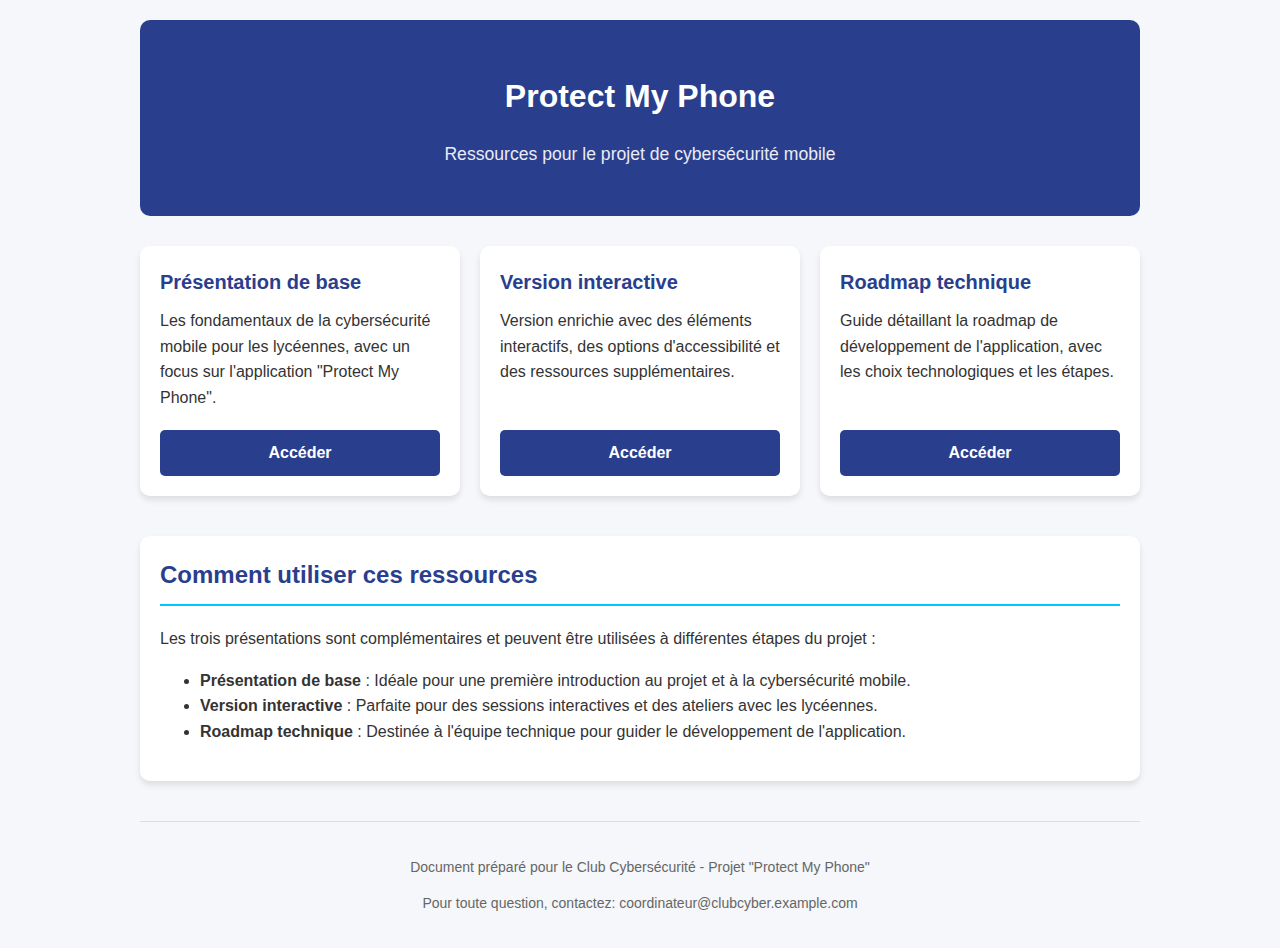
<file: index.html>
<!DOCTYPE html>
<html lang="fr">
<head>
    <meta charset="UTF-8">
    <meta name="viewport" content="width=device-width, initial-scale=1.0">
    <title>Protect My Phone - Ressources</title>
    <style>
        body {
            font-family: 'Segoe UI', Arial, sans-serif;
            line-height: 1.6;
            color: #333;
            max-width: 1000px;
            margin: 0 auto;
            padding: 20px;
            background-color: #f5f7fa;
        }
        
        header {
            text-align: center;
            margin-bottom: 30px;
            background-color: #2a3e8e;
            color: white;
            padding: 30px;
            border-radius: 10px;
        }
        
        h1 {
            margin-bottom: 10px;
        }
        
        .subtitle {
            opacity: 0.9;
            font-size: 1.1em;
        }
        
        .presentations {
            display: grid;
            grid-template-columns: repeat(auto-fit, minmax(300px, 1fr));
            gap: 20px;
            margin-bottom: 40px;
        }
        
        .presentation-card {
            background-color: white;
            border-radius: 10px;
            padding: 20px;
            box-shadow: 0 4px 6px rgba(0, 0, 0, 0.1);
            transition: transform 0.3s ease, box-shadow 0.3s ease;
            display: flex;
            flex-direction: column;
        }
        
        .presentation-card:hover {
            transform: translateY(-5px);
            box-shadow: 0 10px 20px rgba(0, 0, 0, 0.1);
        }
        
        .presentation-title {
            font-size: 20px;
            font-weight: bold;
            color: #2a3e8e;
            margin-bottom: 10px;
        }
        
        .presentation-description {
            margin-bottom: 20px;
            flex-grow: 1;
        }
        
        .presentation-link {
            display: inline-block;
            background-color: #2a3e8e;
            color: white;
            text-decoration: none;
            padding: 10px 20px;
            border-radius: 5px;
            font-weight: bold;
            text-align: center;
            transition: background-color 0.3s ease;
        }
        
        .presentation-link:hover {
            background-color: #3a54b4;
        }
        
        .more-info {
            background-color: white;
            border-radius: 10px;
            padding: 20px;
            box-shadow: 0 4px 6px rgba(0, 0, 0, 0.1);
            margin-bottom: 30px;
        }
        
        h2 {
            color: #2a3e8e;
            border-bottom: 2px solid #00c6ff;
            padding-bottom: 10px;
            margin-top: 0;
        }
        
        footer {
            text-align: center;
            margin-top: 40px;
            font-size: 14px;
            color: #666;
            border-top: 1px solid #ddd;
            padding-top: 20px;
        }
    </style>
</head>
<body>
    <header>
        <h1>Protect My Phone</h1>
        <p class="subtitle">Ressources pour le projet de cybersécurité mobile</p>
    </header>
    
    <div class="presentations">
        <div class="presentation-card">
            <div class="presentation-title">Présentation de base</div>
            <div class="presentation-description">
                Les fondamentaux de la cybersécurité mobile pour les lycéennes, avec un focus sur l'application "Protect My Phone".
            </div>
            <!-- Mise à jour du lien -->
            <a href="protect_my_phone_presentation/cyber_presentation/index.html" class="presentation-link">Accéder</a>
        </div>
        
        <div class="presentation-card">
            <div class="presentation-title">Version interactive</div>
            <div class="presentation-description">
                Version enrichie avec des éléments interactifs, des options d'accessibilité et des ressources supplémentaires.
            </div>
            <!-- Mise à jour du lien -->
            <a href="protect_my_phone_presentation_enhanced/cyber_presentation_enhanced/index.html" class="presentation-link">Accéder</a>
        </div>
        
        <div class="presentation-card">
            <div class="presentation-title">Roadmap technique</div>
            <div class="presentation-description">
                Guide détaillant la roadmap de développement de l'application, avec les choix technologiques et les étapes.
            </div>
            <!-- Mise à jour du lien -->
            <a href="roadmap_files/roadmap_app_cybersecurite.html" class="presentation-link">Accéder</a>
        </div>
    </div>
    
    <div class="more-info">
        <h2>Comment utiliser ces ressources</h2>
        <p>
            Les trois présentations sont complémentaires et peuvent être utilisées à différentes étapes du projet :
        </p>
        <ul>
            <li><strong>Présentation de base</strong> : Idéale pour une première introduction au projet et à la cybersécurité mobile.</li>
            <li><strong>Version interactive</strong> : Parfaite pour des sessions interactives et des ateliers avec les lycéennes.</li>
            <li><strong>Roadmap technique</strong> : Destinée à l'équipe technique pour guider le développement de l'application.</li>
        </ul>
    </div>
    
    <footer>
        <p>Document préparé pour le Club Cybersécurité - Projet "Protect My Phone"</p>
        <p>Pour toute question, contactez: coordinateur@clubcyber.example.com</p>
    </footer>
</body>
</html>
</file>
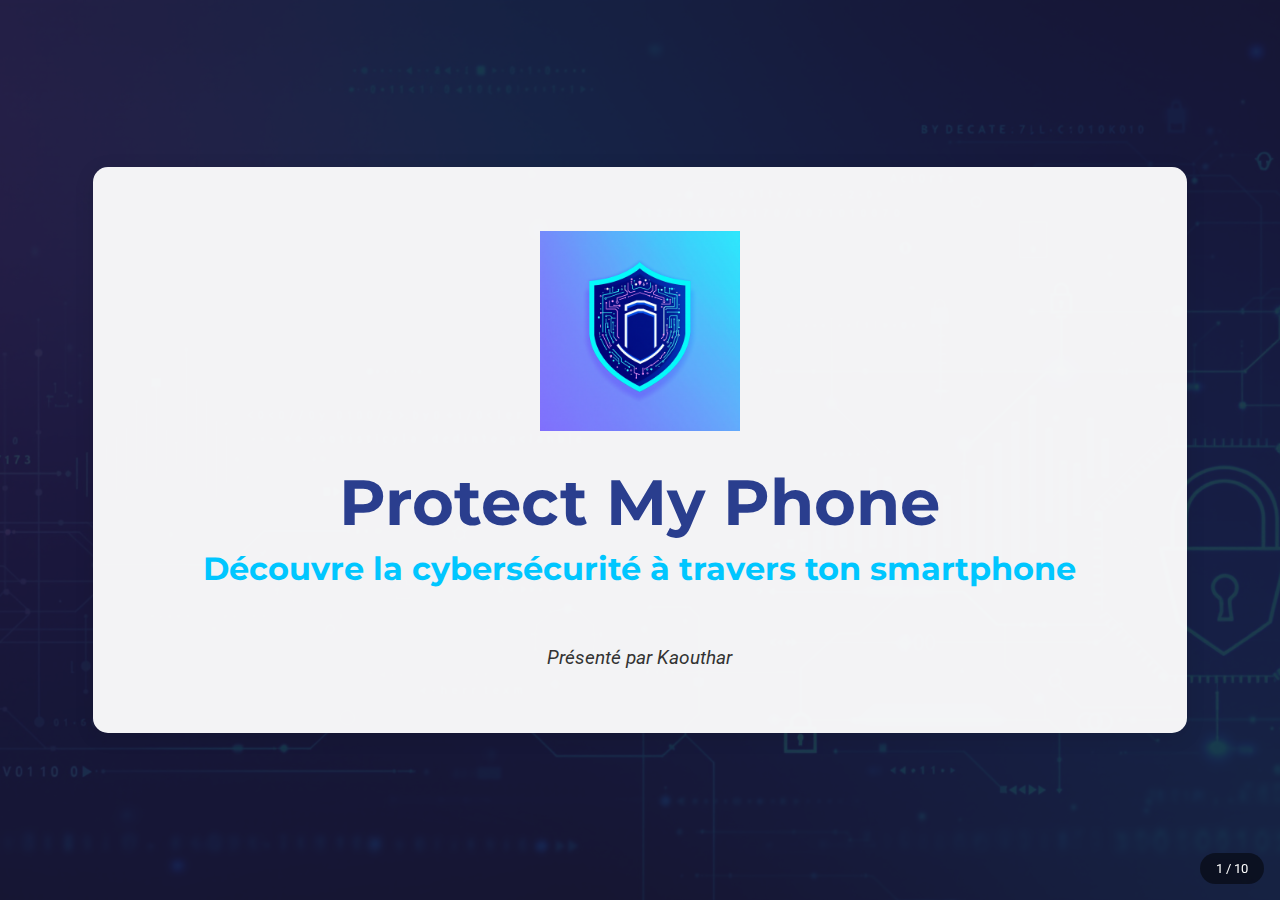
<file: protect_my_phone_presentation/cyber_presentation/index.html>
<!DOCTYPE html>
<html lang="fr">
<head>
    <meta charset="UTF-8">
    <meta name="viewport" content="width=device-width, initial-scale=1.0">
    <title>Protect My Phone - Présentation Cybersécurité</title>
    <link rel="stylesheet" href="styles.css">
</head>
<body>
    <div class="presentation">
        <!-- Slide 1: Title -->
        <section class="slide title-slide">
            <div class="content">
                <div class="logo-container">
                    <img src="images/cyber_shield_logo.png" alt="Logo Protect My Phone" class="logo">
                </div>
                <h1>Protect My Phone</h1>
                <h2>Découvre la cybersécurité à travers ton smartphone</h2>
                <div class="author">Présenté par Kaouthar</div>
            </div>
        </section>

        <!-- Slide 2: Introduction -->
        <section class="slide">
            <div class="content">
                <h2>Introduction</h2>
                <div class="text-content">
                    <p>Pourquoi la cybersécurité est-elle importante pour les lycéennes ?</p>
                    <ul>
                        <li>Les jeunes femmes sont souvent ciblées par des cyberattaques spécifiques</li>
                        <li>92% des lycéens possèdent un smartphone et l'utilisent quotidiennement</li>
                        <li>Les données personnelles sont particulièrement vulnérables sur les appareils mobiles</li>
                        <li>Sensibiliser tôt permet de développer de bonnes pratiques numériques pour l'avenir</li>
                    </ul>
                </div>
            </div>
        </section>

        <!-- Slide 3: Objectifs de l'application -->
        <section class="slide">
            <div class="content">
                <h2>Objectifs de l'application</h2>
                <div class="text-content objectives">
                    <div class="objective">
                        <h3>Sensibiliser</h3>
                        <p>Informer sur les risques numériques</p>
                    </div>
                    <div class="objective">
                        <h3>Analyser</h3>
                        <p>Examiner les vulnérabilités du smartphone</p>
                    </div>
                    <div class="objective">
                        <h3>Détecter</h3>
                        <p>Identifier les menaces potentielles</p>
                    </div>
                    <div class="objective">
                        <h3>Apprendre</h3>
                        <p>Acquérir les bonnes pratiques de sécurité</p>
                    </div>
                    <div class="objective">
                        <h3>Alerter</h3>
                        <p>Prévenir en cas de comportement suspect</p>
                    </div>
                </div>
            </div>
        </section>

        <!-- Slide 4: Fonctionnalités clés -->
        <section class="slide">
            <div class="content">
                <h2>Fonctionnalités clés</h2>
                <div class="features">
                    <div class="feature">
                        <h3>Mode anonyme ou connecté</h3>
                        <p>Utilisation sans création de compte ou avec profil personnalisé</p>
                    </div>
                    <div class="feature">
                        <h3>Analyse des applications</h3>
                        <p>Vérification des permissions demandées par les applications installées</p>
                    </div>
                    <div class="feature">
                        <h3>Vérification des liens</h3>
                        <p>Détection des URL malveillantes avant d'y accéder</p>
                    </div>
                    <div class="feature">
                        <h3>Guide de sécurité</h3>
                        <p>Tutoriels interactifs sur les bonnes pratiques</p>
                    </div>
                    <div class="feature">
                        <h3>Mode parent avec alertes</h3>
                        <p>Notifications en cas de comportement à risque</p>
                    </div>
                </div>
            </div>
        </section>

        <!-- Slide 5: Risques numériques courants -->
        <section class="slide">
            <div class="content">
                <h2>Risques numériques courants</h2>
                <div class="risks">
                    <div class="risk">
                        <h3>Phishing via SMS ou applications</h3>
                        <p>Messages frauduleux imitant des services légitimes pour voler des informations personnelles</p>
                    </div>
                    <div class="risk">
                        <h3>Applications malveillantes</h3>
                        <p>Logiciels accédant illégitimement à la caméra, au micro ou aux données personnelles</p>
                    </div>
                    <div class="risk">
                        <h3>Vol d'identité</h3>
                        <p>Usurpation de profils sur les réseaux sociaux ou services en ligne</p>
                    </div>
                    <div class="risk">
                        <h3>Exploitation des données personnelles</h3>
                        <p>Collecte et revente d'informations privées à des fins commerciales ou malveillantes</p>
                    </div>
                </div>
            </div>
        </section>

        <!-- Slide 6: Bonnes pratiques -->
        <section class="slide">
            <div class="content">
                <h2>Bonnes pratiques pour se protéger</h2>
                <div class="practices">
                    <div class="practice">
                        <h3>Vérifier les paramètres de sécurité</h3>
                        <p>Contrôler régulièrement les autorisations accordées aux applications</p>
                    </div>
                    <div class="practice">
                        <h3>Mettre à jour régulièrement</h3>
                        <p>Installer les mises à jour du système et des applications dès qu'elles sont disponibles</p>
                    </div>
                    <div class="practice">
                        <h3>Utiliser un gestionnaire de mots de passe</h3>
                        <p>Sécuriser ses comptes avec des mots de passe uniques et complexes</p>
                    </div>
                    <div class="practice">
                        <h3>Activer l'authentification à deux facteurs</h3>
                        <p>Ajouter une couche de sécurité supplémentaire pour l'accès aux comptes</p>
                    </div>
                </div>
            </div>
        </section>

        <!-- Slide 7: Scénarios pratiques -->
        <section class="slide">
            <div class="content">
                <h2>Scénarios pratiques</h2>
                <div class="scenarios">
                    <div class="scenario">
                        <h3>Scénario 1: SMS suspect</h3>
                        <p>L'application détecte un message frauduleux imitant un service bancaire et alerte l'utilisatrice</p>
                    </div>
                    <div class="scenario">
                        <h3>Scénario 2: Application intrusive</h3>
                        <p>Lors de l'installation d'une nouvelle application, l'outil identifie des permissions excessives et recommande des alternatives plus sûres</p>
                    </div>
                    <div class="scenario">
                        <h3>Scénario 3: Connexion non sécurisée</h3>
                        <p>L'application détecte une connexion Wi-Fi non sécurisée et guide l'utilisatrice vers des options plus sûres</p>
                    </div>
                </div>
            </div>
        </section>

        <!-- Slide 8: Plan d'action -->
        <section class="slide">
            <div class="content">
                <h2>Plan d'action pour le développement</h2>
                <div class="timeline">
                    <div class="phase">
                        <h3>Phase 1</h3>
                        <p>Création de la maquette interactive</p>
                    </div>
                    <div class="phase">
                        <h3>Phase 2</h3>
                        <p>Rédaction du guide de cybersécurité</p>
                    </div>
                    <div class="phase">
                        <h3>Phase 3</h3>
                        <p>Simulation des alertes de sécurité</p>
                    </div>
                    <div class="phase">
                        <h3>Phase 4</h3>
                        <p>Tests utilisateurs avec des lycéennes</p>
                    </div>
                    <div class="phase">
                        <h3>Phase 5</h3>
                        <p>Présentation finale et déploiement</p>
                    </div>
                </div>
            </div>
        </section>

        <!-- Slide 9: Conclusion -->
        <section class="slide">
            <div class="content">
                <h2>Conclusion</h2>
                <div class="conclusion">
                    <h3>La cybersécurité est accessible à toutes !</h3>
                    <p>Protect My Phone vise à démystifier la cybersécurité et à rendre son apprentissage ludique et pertinent pour les lycéennes.</p>
                    <p>Notre objectif : créer une génération de jeunes femmes conscientes des enjeux numériques et capables de se protéger efficacement.</p>
                    <p>Ensemble, construisons un espace numérique plus sûr et plus inclusif !</p>
                </div>
            </div>
        </section>

        <!-- Slide 10: Merci -->
        <section class="slide thank-you">
            <div class="content">
                <h2>Merci de votre attention</h2>
                <p>Des questions ?</p>
                <div class="logo-container small">
                    <img src="images/cyber_shield_logo.png" alt="Logo Protect My Phone" class="logo">
                </div>
            </div>
        </section>
    </div>

    <script src="script.js"></script>
</body>
</html>
</file>
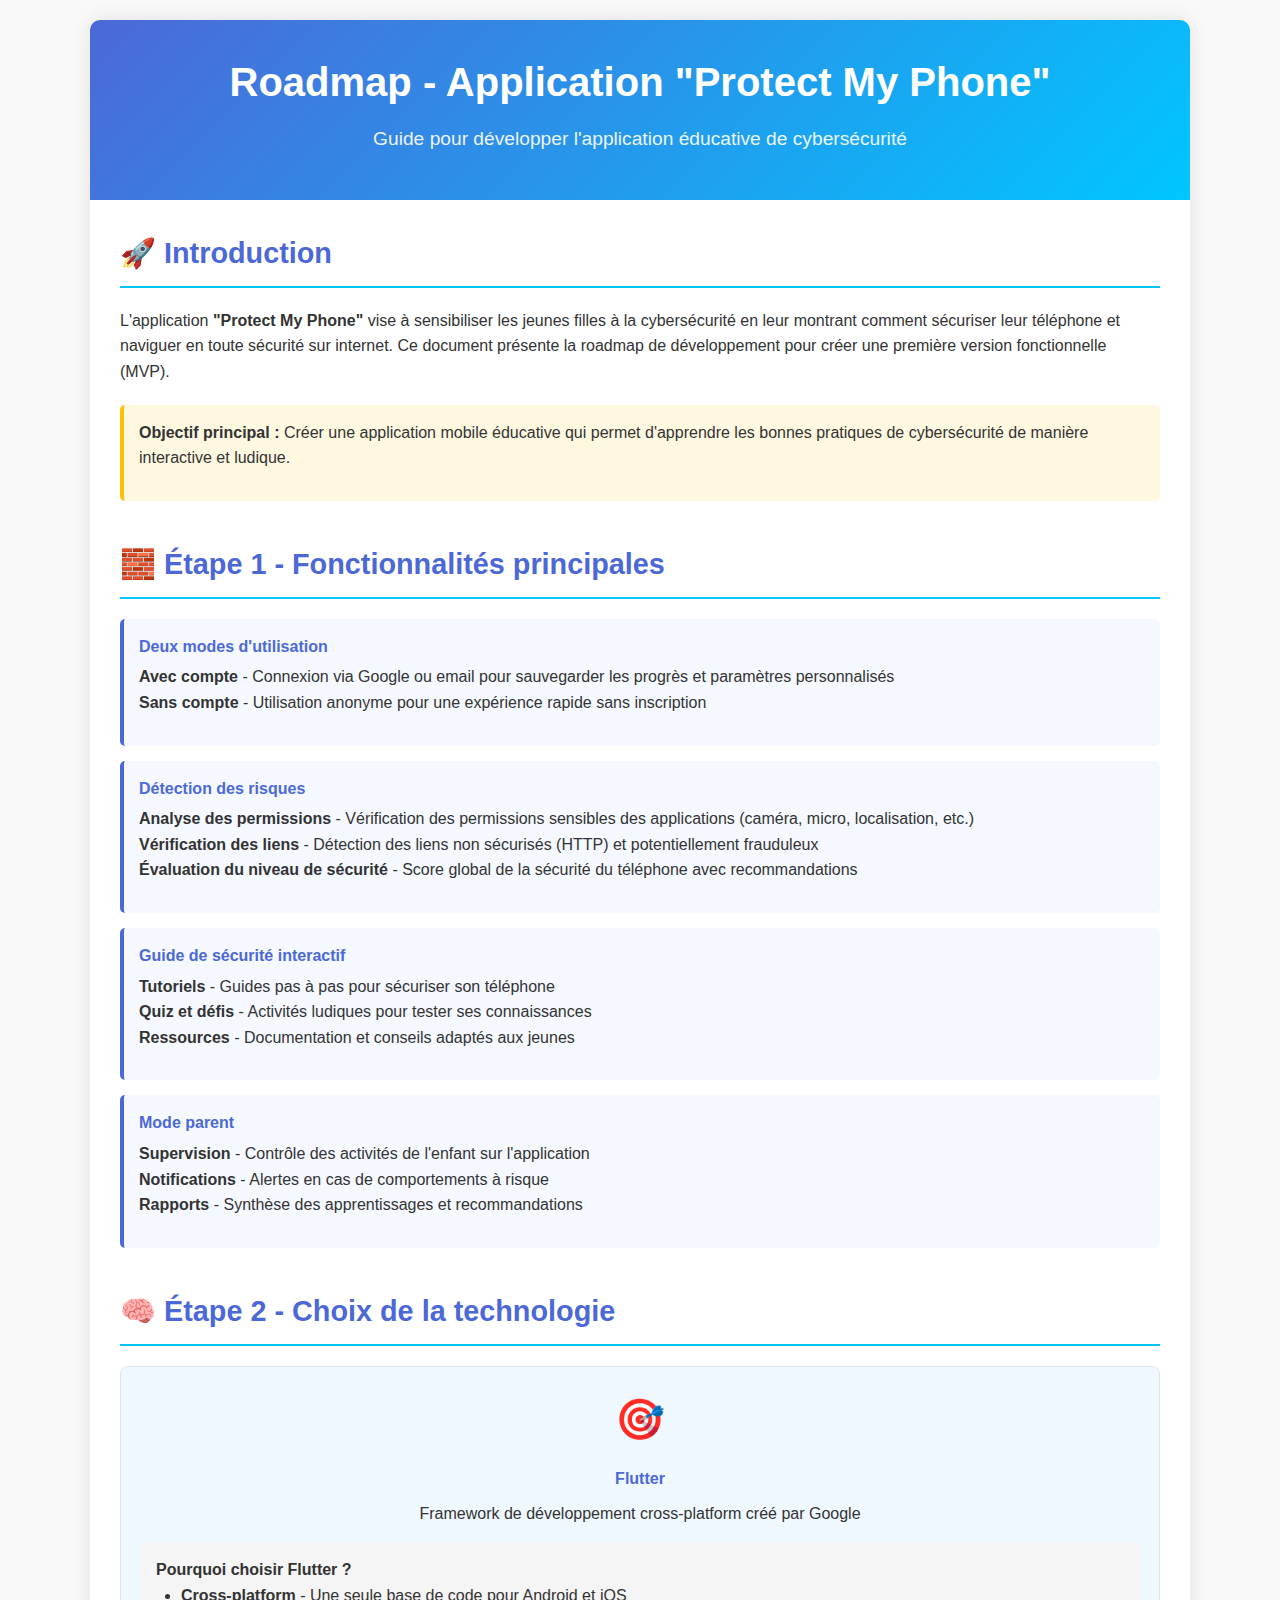
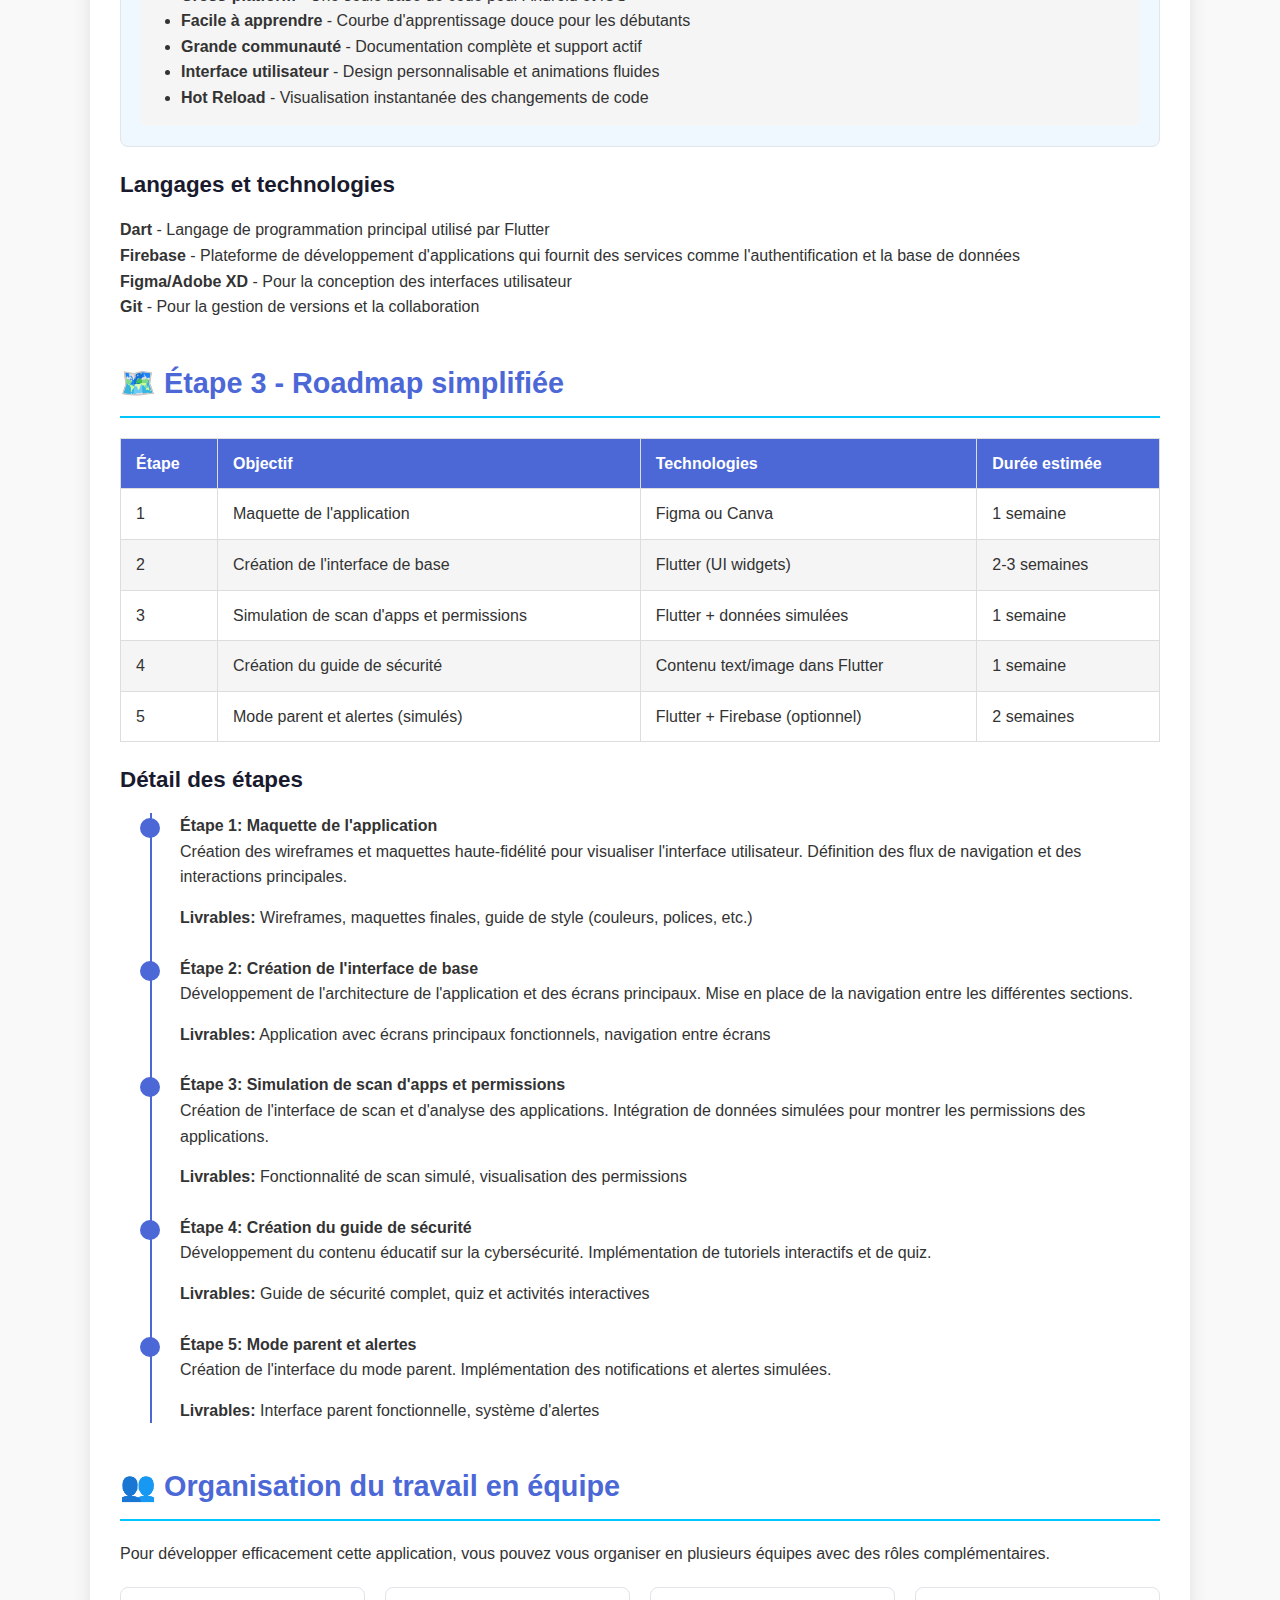
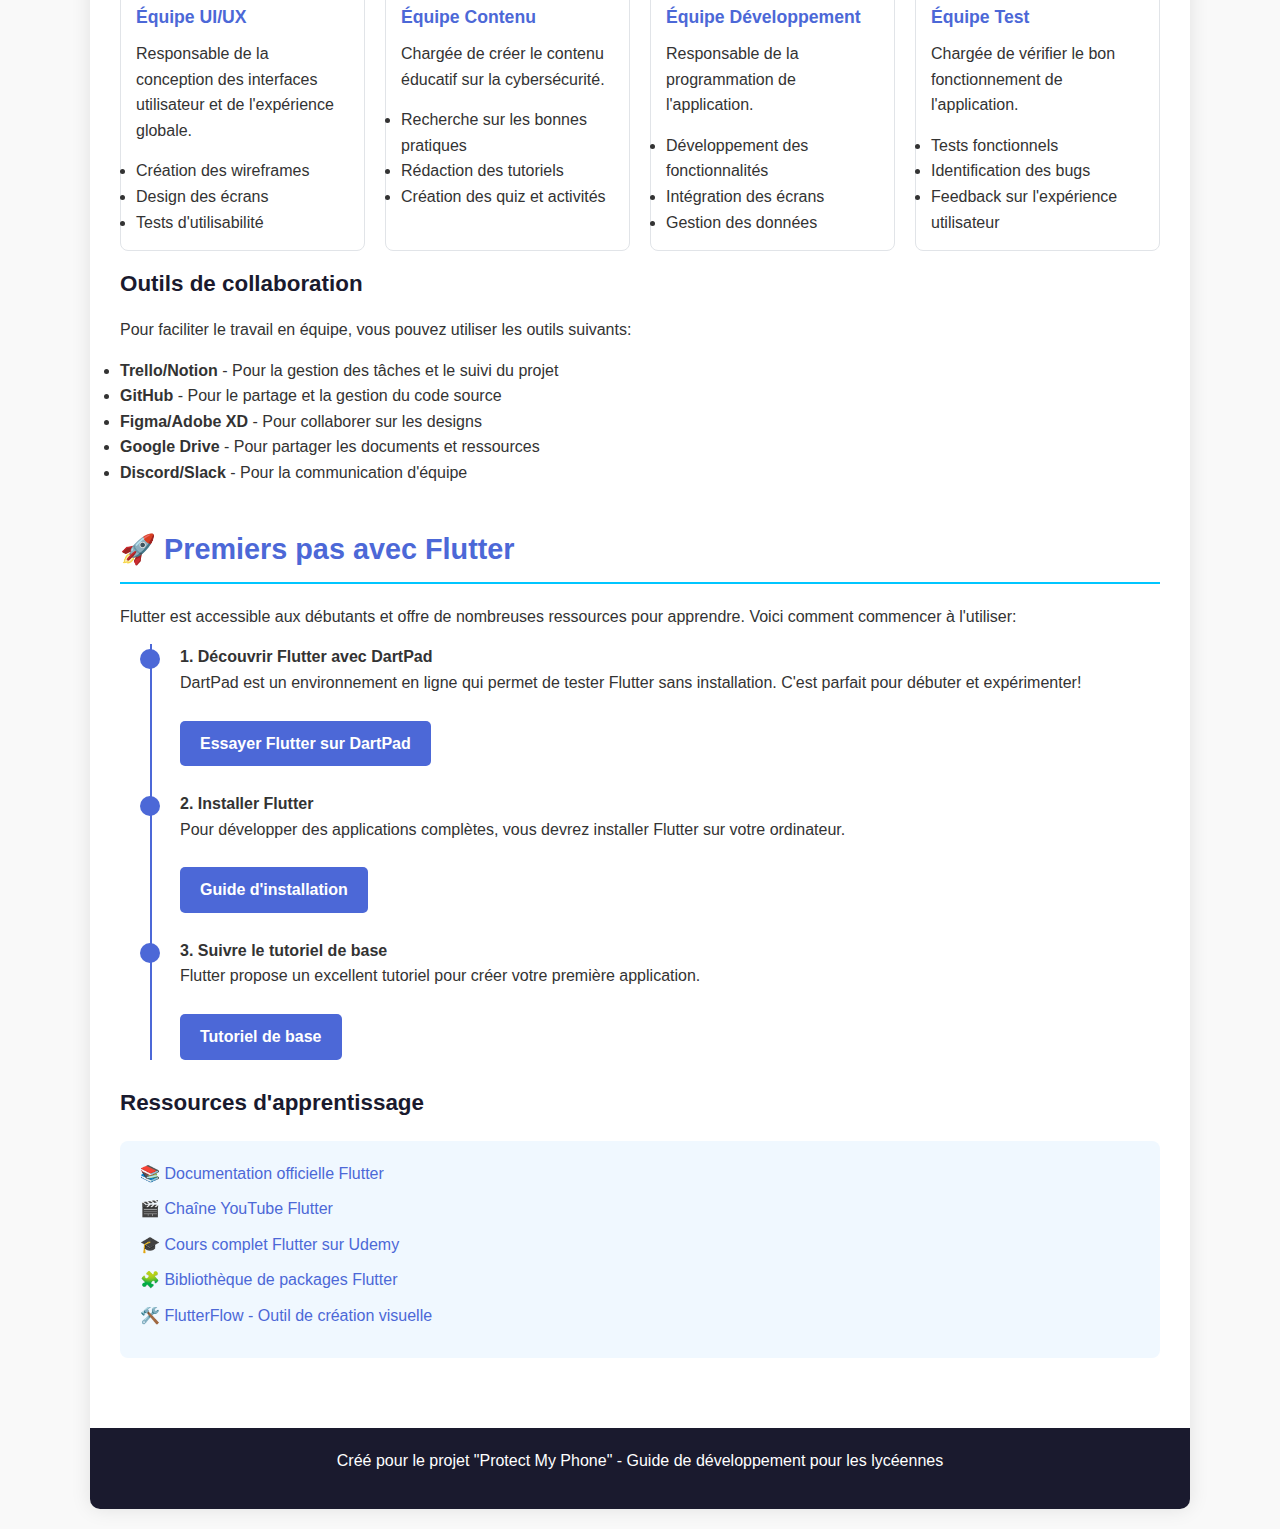
<file: roadmap_protect_my_phone/roadmap_app_cybersecurite.html>
<!DOCTYPE html>
<html lang="fr">
<head>
    <meta charset="UTF-8">
    <meta name="viewport" content="width=device-width, initial-scale=1.0">
    <title>Roadmap - Application Protect My Phone</title>
    <style>
        :root {
            --primary: #4c68d7;
            --secondary: #00c6ff;
            --accent: #ff5252;
            --dark: #1a1a2e;
            --light: #f5f5f5;
            --success: #4CAF50;
            --warning: #FFC107;
            --danger: #F44336;
        }
        
        * {
            margin: 0;
            padding: 0;
            box-sizing: border-box;
        }
        
        body {
            font-family: 'Segoe UI', Tahoma, Geneva, Verdana, sans-serif;
            line-height: 1.6;
            color: #333;
            background-color: #f9f9f9;
            padding: 20px;
        }
        
        .container {
            max-width: 1100px;
            margin: 0 auto;
            background: white;
            border-radius: 10px;
            box-shadow: 0 0 20px rgba(0, 0, 0, 0.1);
            overflow: hidden;
        }
        
        header {
            background: linear-gradient(135deg, var(--primary), var(--secondary));
            color: white;
            padding: 30px;
            text-align: center;
        }
        
        h1 {
            font-size: 2.5rem;
            margin-bottom: 10px;
        }
        
        .subtitle {
            font-size: 1.2rem;
            opacity: 0.9;
        }
        
        main {
            padding: 30px;
        }
        
        section {
            margin-bottom: 40px;
        }
        
        h2 {
            color: var(--primary);
            border-bottom: 2px solid var(--secondary);
            padding-bottom: 10px;
            margin-bottom: 20px;
            font-size: 1.8rem;
        }
        
        h3 {
            color: var(--dark);
            margin: 15px 0;
            font-size: 1.4rem;
        }
        
        p {
            margin-bottom: 15px;
        }
        
        .feature-card {
            background-color: #f5f9ff;
            border-left: 4px solid var(--primary);
            padding: 15px;
            margin-bottom: 15px;
            border-radius: 5px;
        }
        
        .feature-title {
            font-weight: bold;
            color: var(--primary);
            margin-bottom: 5px;
        }
        
        .tech-card {
            background-color: #f0f8ff;
            border: 1px solid #e1e4e8;
            border-radius: 8px;
            padding: 20px;
            margin-bottom: 20px;
            transition: transform 0.3s ease;
        }
        
        .tech-card:hover {
            transform: translateY(-5px);
            box-shadow: 0 10px 20px rgba(0, 0, 0, 0.1);
        }
        
        .tech-logo {
            text-align: center;
            margin-bottom: 15px;
        }
        
        .tech-logo span {
            font-size: 40px;
        }
        
        .tech-name {
            text-align: center;
            font-weight: bold;
            color: var(--primary);
            margin-bottom: 10px;
        }
        
        .tech-description {
            text-align: center;
            margin-bottom: 15px;
        }
        
        .advantages {
            background-color: #f5f5f5;
            padding: 15px;
            border-radius: 5px;
        }
        
        .advantages ul {
            margin-left: 25px;
        }
        
        table {
            width: 100%;
            border-collapse: collapse;
            margin: 20px 0;
        }
        
        table th, table td {
            padding: 12px 15px;
            border: 1px solid #ddd;
            text-align: left;
        }
        
        table th {
            background-color: var(--primary);
            color: white;
        }
        
        table tr:nth-child(even) {
            background-color: #f5f5f5;
        }
        
        .team-roles {
            display: flex;
            flex-wrap: wrap;
            gap: 20px;
            margin-top: 20px;
        }
        
        .role-card {
            flex: 1;
            min-width: 200px;
            border: 1px solid #e1e4e8;
            border-radius: 8px;
            padding: 15px;
            background-color: white;
        }
        
        .role-title {
            font-weight: bold;
            color: var(--primary);
            margin-bottom: 10px;
            font-size: 1.1rem;
        }
        
        .steps-container {
            position: relative;
            margin-left: 30px;
        }
        
        .steps-container::before {
            content: '';
            position: absolute;
            top: 0;
            bottom: 0;
            left: 0;
            width: 2px;
            background-color: var(--primary);
        }
        
        .step {
            position: relative;
            padding-left: 30px;
            margin-bottom: 25px;
        }
        
        .step::before {
            content: '';
            position: absolute;
            left: -10px;
            top: 5px;
            width: 20px;
            height: 20px;
            background-color: var(--primary);
            border-radius: 50%;
        }
        
        .resource-links {
            background-color: #f0f8ff;
            padding: 20px;
            border-radius: 8px;
            margin-top: 20px;
        }
        
        .resource-links a {
            display: block;
            color: var(--primary);
            margin-bottom: 10px;
            text-decoration: none;
        }
        
        .resource-links a:hover {
            text-decoration: underline;
        }
        
        .btn {
            display: inline-block;
            background-color: var(--primary);
            color: white;
            padding: 10px 20px;
            border-radius: 5px;
            text-decoration: none;
            font-weight: bold;
            margin-top: 10px;
            transition: background-color 0.3s ease;
        }
        
        .btn:hover {
            background-color: #3a54b4;
        }
        
        .accent-box {
            background-color: #fff8e1;
            border-left: 4px solid var(--warning);
            padding: 15px;
            margin: 20px 0;
            border-radius: 5px;
        }
        
        footer {
            text-align: center;
            padding: 20px;
            background-color: var(--dark);
            color: white;
        }
    </style>
</head>
<body>
    <div class="container">
        <header>
            <h1>Roadmap - Application "Protect My Phone"</h1>
            <p class="subtitle">Guide pour développer l'application éducative de cybersécurité</p>
        </header>
        
        <main>
            <section id="introduction">
                <h2>🚀 Introduction</h2>
                <p>
                    L'application <strong>"Protect My Phone"</strong> vise à sensibiliser les jeunes filles à la cybersécurité
                    en leur montrant comment sécuriser leur téléphone et naviguer en toute sécurité sur internet.
                    Ce document présente la roadmap de développement pour créer une première version fonctionnelle (MVP).
                </p>
                <div class="accent-box">
                    <p><strong>Objectif principal :</strong> Créer une application mobile éducative qui permet d'apprendre
                    les bonnes pratiques de cybersécurité de manière interactive et ludique.</p>
                </div>
            </section>
            
            <section id="features">
                <h2>🧱 Étape 1 - Fonctionnalités principales</h2>
                
                <div class="feature-card">
                    <div class="feature-title">Deux modes d'utilisation</div>
                    <p>
                        <strong>Avec compte</strong> - Connexion via Google ou email pour sauvegarder les progrès et paramètres personnalisés<br>
                        <strong>Sans compte</strong> - Utilisation anonyme pour une expérience rapide sans inscription
                    </p>
                </div>
                
                <div class="feature-card">
                    <div class="feature-title">Détection des risques</div>
                    <p>
                        <strong>Analyse des permissions</strong> - Vérification des permissions sensibles des applications (caméra, micro, localisation, etc.)<br>
                        <strong>Vérification des liens</strong> - Détection des liens non sécurisés (HTTP) et potentiellement frauduleux<br>
                        <strong>Évaluation du niveau de sécurité</strong> - Score global de la sécurité du téléphone avec recommandations
                    </p>
                </div>
                
                <div class="feature-card">
                    <div class="feature-title">Guide de sécurité interactif</div>
                    <p>
                        <strong>Tutoriels</strong> - Guides pas à pas pour sécuriser son téléphone<br>
                        <strong>Quiz et défis</strong> - Activités ludiques pour tester ses connaissances<br>
                        <strong>Ressources</strong> - Documentation et conseils adaptés aux jeunes
                    </p>
                </div>
                
                <div class="feature-card">
                    <div class="feature-title">Mode parent</div>
                    <p>
                        <strong>Supervision</strong> - Contrôle des activités de l'enfant sur l'application<br>
                        <strong>Notifications</strong> - Alertes en cas de comportements à risque<br>
                        <strong>Rapports</strong> - Synthèse des apprentissages et recommandations
                    </p>
                </div>
            </section>
            
            <section id="technology">
                <h2>🧠 Étape 2 - Choix de la technologie</h2>
                
                <div class="tech-card">
                    <div class="tech-logo">
                        <span>🎯</span>
                    </div>
                    <div class="tech-name">Flutter</div>
                    <div class="tech-description">
                        Framework de développement cross-platform créé par Google
                    </div>
                    
                    <div class="advantages">
                        <h4>Pourquoi choisir Flutter ?</h4>
                        <ul>
                            <li><strong>Cross-platform</strong> - Une seule base de code pour Android et iOS</li>
                            <li><strong>Facile à apprendre</strong> - Courbe d'apprentissage douce pour les débutants</li>
                            <li><strong>Grande communauté</strong> - Documentation complète et support actif</li>
                            <li><strong>Interface utilisateur</strong> - Design personnalisable et animations fluides</li>
                            <li><strong>Hot Reload</strong> - Visualisation instantanée des changements de code</li>
                        </ul>
                    </div>
                </div>
                
                <h3>Langages et technologies</h3>
                <p>
                    <strong>Dart</strong> - Langage de programmation principal utilisé par Flutter<br>
                    <strong>Firebase</strong> - Plateforme de développement d'applications qui fournit des services comme l'authentification et la base de données<br>
                    <strong>Figma/Adobe XD</strong> - Pour la conception des interfaces utilisateur<br>
                    <strong>Git</strong> - Pour la gestion de versions et la collaboration
                </p>
            </section>
            
            <section id="roadmap">
                <h2>🗺️ Étape 3 - Roadmap simplifiée</h2>
                
                <table>
                    <thead>
                        <tr>
                            <th>Étape</th>
                            <th>Objectif</th>
                            <th>Technologies</th>
                            <th>Durée estimée</th>
                        </tr>
                    </thead>
                    <tbody>
                        <tr>
                            <td>1</td>
                            <td>Maquette de l'application</td>
                            <td>Figma ou Canva</td>
                            <td>1 semaine</td>
                        </tr>
                        <tr>
                            <td>2</td>
                            <td>Création de l'interface de base</td>
                            <td>Flutter (UI widgets)</td>
                            <td>2-3 semaines</td>
                        </tr>
                        <tr>
                            <td>3</td>
                            <td>Simulation de scan d'apps et permissions</td>
                            <td>Flutter + données simulées</td>
                            <td>1 semaine</td>
                        </tr>
                        <tr>
                            <td>4</td>
                            <td>Création du guide de sécurité</td>
                            <td>Contenu text/image dans Flutter</td>
                            <td>1 semaine</td>
                        </tr>
                        <tr>
                            <td>5</td>
                            <td>Mode parent et alertes (simulés)</td>
                            <td>Flutter + Firebase (optionnel)</td>
                            <td>2 semaines</td>
                        </tr>
                    </tbody>
                </table>
                
                <h3>Détail des étapes</h3>
                
                <div class="steps-container">
                    <div class="step">
                        <h4>Étape 1: Maquette de l'application</h4>
                        <p>
                            Création des wireframes et maquettes haute-fidélité pour visualiser l'interface utilisateur.
                            Définition des flux de navigation et des interactions principales.
                        </p>
                        <p>
                            <strong>Livrables:</strong> Wireframes, maquettes finales, guide de style (couleurs, polices, etc.)
                        </p>
                    </div>
                    
                    <div class="step">
                        <h4>Étape 2: Création de l'interface de base</h4>
                        <p>
                            Développement de l'architecture de l'application et des écrans principaux.
                            Mise en place de la navigation entre les différentes sections.
                        </p>
                        <p>
                            <strong>Livrables:</strong> Application avec écrans principaux fonctionnels, navigation entre écrans
                        </p>
                    </div>
                    
                    <div class="step">
                        <h4>Étape 3: Simulation de scan d'apps et permissions</h4>
                        <p>
                            Création de l'interface de scan et d'analyse des applications.
                            Intégration de données simulées pour montrer les permissions des applications.
                        </p>
                        <p>
                            <strong>Livrables:</strong> Fonctionnalité de scan simulé, visualisation des permissions
                        </p>
                    </div>
                    
                    <div class="step">
                        <h4>Étape 4: Création du guide de sécurité</h4>
                        <p>
                            Développement du contenu éducatif sur la cybersécurité.
                            Implémentation de tutoriels interactifs et de quiz.
                        </p>
                        <p>
                            <strong>Livrables:</strong> Guide de sécurité complet, quiz et activités interactives
                        </p>
                    </div>
                    
                    <div class="step">
                        <h4>Étape 5: Mode parent et alertes</h4>
                        <p>
                            Création de l'interface du mode parent.
                            Implémentation des notifications et alertes simulées.
                        </p>
                        <p>
                            <strong>Livrables:</strong> Interface parent fonctionnelle, système d'alertes
                        </p>
                    </div>
                </div>
            </section>
            
            <section id="teamwork">
                <h2>👥 Organisation du travail en équipe</h2>
                
                <p>
                    Pour développer efficacement cette application, vous pouvez vous organiser en plusieurs équipes 
                    avec des rôles complémentaires.
                </p>
                
                <div class="team-roles">
                    <div class="role-card">
                        <div class="role-title">Équipe UI/UX</div>
                        <p>
                            Responsable de la conception des interfaces utilisateur et de l'expérience globale.
                        </p>
                        <ul>
                            <li>Création des wireframes</li>
                            <li>Design des écrans</li>
                            <li>Tests d'utilisabilité</li>
                        </ul>
                    </div>
                    
                    <div class="role-card">
                        <div class="role-title">Équipe Contenu</div>
                        <p>
                            Chargée de créer le contenu éducatif sur la cybersécurité.
                        </p>
                        <ul>
                            <li>Recherche sur les bonnes pratiques</li>
                            <li>Rédaction des tutoriels</li>
                            <li>Création des quiz et activités</li>
                        </ul>
                    </div>
                    
                    <div class="role-card">
                        <div class="role-title">Équipe Développement</div>
                        <p>
                            Responsable de la programmation de l'application.
                        </p>
                        <ul>
                            <li>Développement des fonctionnalités</li>
                            <li>Intégration des écrans</li>
                            <li>Gestion des données</li>
                        </ul>
                    </div>
                    
                    <div class="role-card">
                        <div class="role-title">Équipe Test</div>
                        <p>
                            Chargée de vérifier le bon fonctionnement de l'application.
                        </p>
                        <ul>
                            <li>Tests fonctionnels</li>
                            <li>Identification des bugs</li>
                            <li>Feedback sur l'expérience utilisateur</li>
                        </ul>
                    </div>
                </div>
                
                <h3>Outils de collaboration</h3>
                <p>
                    Pour faciliter le travail en équipe, vous pouvez utiliser les outils suivants:
                </p>
                <ul>
                    <li><strong>Trello/Notion</strong> - Pour la gestion des tâches et le suivi du projet</li>
                    <li><strong>GitHub</strong> - Pour le partage et la gestion du code source</li>
                    <li><strong>Figma/Adobe XD</strong> - Pour collaborer sur les designs</li>
                    <li><strong>Google Drive</strong> - Pour partager les documents et ressources</li>
                    <li><strong>Discord/Slack</strong> - Pour la communication d'équipe</li>
                </ul>
            </section>
            
            <section id="getting-started">
                <h2>🚀 Premiers pas avec Flutter</h2>
                
                <p>
                    Flutter est accessible aux débutants et offre de nombreuses ressources pour apprendre.
                    Voici comment commencer à l'utiliser:
                </p>
                
                <div class="steps-container">
                    <div class="step">
                        <h4>1. Découvrir Flutter avec DartPad</h4>
                        <p>
                            DartPad est un environnement en ligne qui permet de tester Flutter sans installation.
                            C'est parfait pour débuter et expérimenter!
                        </p>
                        <p>
                            <a href="https://dartpad.dev/?id=e7076b40fb17a0fa899f9f7a154a02e1" target="_blank" class="btn">Essayer Flutter sur DartPad</a>
                        </p>
                    </div>
                    
                    <div class="step">
                        <h4>2. Installer Flutter</h4>
                        <p>
                            Pour développer des applications complètes, vous devrez installer Flutter sur votre ordinateur.
                        </p>
                        <p>
                            <a href="https://flutter.dev/docs/get-started/install" target="_blank" class="btn">Guide d'installation</a>
                        </p>
                    </div>
                    
                    <div class="step">
                        <h4>3. Suivre le tutoriel de base</h4>
                        <p>
                            Flutter propose un excellent tutoriel pour créer votre première application.
                        </p>
                        <p>
                            <a href="https://flutter.dev/docs/get-started/codelab" target="_blank" class="btn">Tutoriel de base</a>
                        </p>
                    </div>
                </div>
                
                <h3>Ressources d'apprentissage</h3>
                <div class="resource-links">
                    <a href="https://flutter.dev/docs" target="_blank">📚 Documentation officielle Flutter</a>
                    <a href="https://www.youtube.com/channel/UCwXdFgeE9KYzlDdR7TG9cMw" target="_blank">🎬 Chaîne YouTube Flutter</a>
                    <a href="https://www.udemy.com/course/flutter-bootcamp-with-dart/" target="_blank">🎓 Cours complet Flutter sur Udemy</a>
                    <a href="https://pub.dev/" target="_blank">🧩 Bibliothèque de packages Flutter</a>
                    <a href="https://flutterflow.io/" target="_blank">🛠️ FlutterFlow - Outil de création visuelle</a>
                </div>
            </section>
        </main>
        
        <footer>
            <p>Créé pour le projet "Protect My Phone" - Guide de développement pour les lycéennes</p>
        </footer>
    </div>
</body>
</html>
</file>
<file: protect_my_phone_presentation/cyber_presentation/styles.css>
/* Cybersecurity Presentation Styles */
@import url('https://fonts.googleapis.com/css2?family=Montserrat:wght@300;400;500;600;700&family=Roboto:wght@300;400;500;700&display=swap');

:root {
    --primary-color: #2a3e8e;
    --secondary-color: #00c6ff;
    --accent-color: #ff5252;
    --dark-bg: #1a1a2e;
    --light-bg: #f5f5f5;
    --text-light: #ffffff;
    --text-dark: #333333;
    --card-bg: rgba(255, 255, 255, 0.9);
    --card-shadow: 0 4px 20px rgba(0, 0, 0, 0.1);
}

* {
    margin: 0;
    padding: 0;
    box-sizing: border-box;
}

body {
    font-family: 'Roboto', sans-serif;
    background-color: #f0f0f0;
    color: var(--text-dark);
    overflow: hidden;
}

.presentation {
    width: 100vw;
    height: 100vh;
    overflow-y: scroll;
    scroll-snap-type: y mandatory;
}

.slide {
    width: 100vw;
    height: 100vh;
    display: flex;
    flex-direction: column;
    justify-content: center;
    align-items: center;
    scroll-snap-align: start;
    position: relative;
    background-color: var(--light-bg);
    padding: 2rem;
    overflow: hidden;
}

.slide::before {
    content: '';
    position: absolute;
    top: 0;
    left: 0;
    width: 100%;
    height: 100%;
    background-image: url('images/cyber_background.png');
    background-size: cover;
    background-position: center;
    opacity: 0.15;
    z-index: 0;
}

.content {
    max-width: 1200px;
    width: 90%;
    background-color: var(--card-bg);
    border-radius: 15px;
    padding: 3rem;
    box-shadow: var(--card-shadow);
    z-index: 1;
    position: relative;
}

h1, h2, h3 {
    font-family: 'Montserrat', sans-serif;
    color: var(--primary-color);
}

h1 {
    font-size: 3.5rem;
    margin-bottom: 1rem;
    font-weight: 700;
}

h2 {
    font-size: 2.5rem;
    margin-bottom: 2rem;
    border-bottom: 3px solid var(--secondary-color);
    padding-bottom: 10px;
}

h3 {
    font-size: 1.5rem;
    margin-bottom: 0.5rem;
    color: var(--primary-color);
}

p {
    font-size: 1.2rem;
    line-height: 1.6;
    margin-bottom: 1rem;
}

ul {
    margin-left: 1.5rem;
    margin-bottom: 2rem;
}

li {
    font-size: 1.2rem;
    margin-bottom: 0.5rem;
    line-height: 1.6;
}

/* Logo */
.logo-container {
    margin-bottom: 2rem;
    text-align: center;
}

.logo {
    width: 200px;
    height: auto;
    margin: 0 auto;
    display: block;
}

.logo-container.small .logo {
    width: 100px;
    margin-top: 2rem;
}

/* Title Slide */
.title-slide {
    background-color: var(--dark-bg);
    text-align: center;
}

.title-slide .content {
    background-color: rgba(255, 255, 255, 0.95);
    padding: 4rem;
}

.title-slide h1 {
    color: var(--primary-color);
    margin-bottom: 0.5rem;
    font-size: 4rem;
}

.title-slide h2 {
    color: var(--secondary-color);
    border: none;
    font-size: 2rem;
    margin-bottom: 3rem;
}

.author {
    font-size: 1.2rem;
    font-style: italic;
    margin-top: 2rem;
    color: var(--text-dark);
}

/* Objectives Section */
.objectives {
    display: grid;
    grid-template-columns: repeat(auto-fit, minmax(200px, 1fr));
    gap: 2rem;
    margin-top: 2rem;
}

.objective {
    background-color: rgba(42, 62, 142, 0.05);
    padding: 1.5rem;
    border-radius: 10px;
    border-left: 4px solid var(--primary-color);
    transition: transform 0.3s ease, box-shadow 0.3s ease;
    box-shadow: 0 2px 10px rgba(0, 0, 0, 0.05);
}

.objective:hover {
    transform: translateY(-5px);
    box-shadow: 0 10px 20px rgba(0, 0, 0, 0.1);
}

/* Features Section */
.features {
    display: grid;
    grid-template-columns: repeat(auto-fit, minmax(300px, 1fr));
    gap: 1.5rem;
}

.feature {
    background-color: rgba(0, 198, 255, 0.05);
    padding: 1.5rem;
    border-radius: 10px;
    border-left: 4px solid var(--secondary-color);
    transition: transform 0.3s ease, box-shadow 0.3s ease;
    box-shadow: 0 2px 10px rgba(0, 0, 0, 0.05);
}

.feature:hover {
    transform: translateY(-5px);
    box-shadow: 0 10px 20px rgba(0, 0, 0, 0.1);
}

/* Risks Section */
.risks {
    display: grid;
    grid-template-columns: repeat(auto-fit, minmax(300px, 1fr));
    gap: 1.5rem;
}

.risk {
    background-color: rgba(255, 82, 82, 0.05);
    padding: 1.5rem;
    border-radius: 10px;
    border-left: 4px solid var(--accent-color);
    transition: transform 0.3s ease, box-shadow 0.3s ease;
    box-shadow: 0 2px 10px rgba(0, 0, 0, 0.05);
}

.risk:hover {
    transform: translateY(-5px);
    box-shadow: 0 10px 20px rgba(0, 0, 0, 0.1);
}

/* Best Practices Section */
.practices {
    display: grid;
    grid-template-columns: repeat(auto-fit, minmax(300px, 1fr));
    gap: 1.5rem;
}

.practice {
    background-color: rgba(42, 62, 142, 0.05);
    padding: 1.5rem;
    border-radius: 10px;
    border-left: 4px solid var(--primary-color);
    transition: transform 0.3s ease, box-shadow 0.3s ease;
    box-shadow: 0 2px 10px rgba(0, 0, 0, 0.05);
}

.practice:hover {
    transform: translateY(-5px);
    box-shadow: 0 10px 20px rgba(0, 0, 0, 0.1);
}

/* Scenarios Section */
.scenarios {
    display: flex;
    flex-direction: column;
    gap: 1.5rem;
}

.scenario {
    background-color: rgba(0, 198, 255, 0.05);
    padding: 1.5rem;
    border-radius: 10px;
    border-left: 4px solid var(--secondary-color);
    transition: transform 0.3s ease, box-shadow 0.3s ease;
    box-shadow: 0 2px 10px rgba(0, 0, 0, 0.05);
}

.scenario:hover {
    transform: translateY(-5px);
    box-shadow: 0 10px 20px rgba(0, 0, 0, 0.1);
}

/* Timeline Section */
.timeline {
    display: flex;
    flex-direction: column;
    gap: 1rem;
    position: relative;
}

.timeline::before {
    content: '';
    position: absolute;
    top: 0;
    bottom: 0;
    left: 20px;
    width: 4px;
    background-color: var(--secondary-color);
}

.phase {
    margin-left: 50px;
    position: relative;
    padding: 1rem;
    background-color: rgba(0, 198, 255, 0.05);
    border-radius: 10px;
    transition: transform 0.3s ease, box-shadow 0.3s ease;
    box-shadow: 0 2px 10px rgba(0, 0, 0, 0.05);
}

.phase:hover {
    transform: translateX(5px);
    box-shadow: 0 5px 15px rgba(0, 0, 0, 0.1);
}

.phase::before {
    content: '';
    position: absolute;
    left: -30px;
    top: 50%;
    transform: translateY(-50%);
    width: 20px;
    height: 20px;
    background-color: var(--secondary-color);
    border-radius: 50%;
    box-shadow: 0 0 10px rgba(0, 198, 255, 0.5);
    transition: transform 0.3s ease, box-shadow 0.3s ease;
}

.phase:hover::before {
    transform: translateY(-50%) scale(1.2);
    box-shadow: 0 0 15px rgba(0, 198, 255, 0.8);
}

/* Conclusion Section */
.conclusion {
    text-align: center;
    max-width: 800px;
    margin: 0 auto;
}

.conclusion h3 {
    font-size: 2rem;
    margin-bottom: 1.5rem;
    color: var(--primary-color);
}

.conclusion p {
    font-size: 1.3rem;
    margin-bottom: 1.5rem;
}

/* Thank You Slide */
.thank-you {
    background-color: var(--dark-bg);
    text-align: center;
}

.thank-you .content {
    background-color: rgba(255, 255, 255, 0.95);
}

.thank-you h2 {
    font-size: 3rem;
    color: var(--primary-color);
    border: none;
}

.thank-you p {
    font-size: 1.8rem;
    color: var(--secondary-color);
    margin-bottom: 2rem;
}

/* Slide Counter */
.slide-counter {
    position: fixed;
    bottom: 1rem;
    right: 1rem;
    background-color: rgba(0,0,0,0.5);
    color: white;
    padding: 0.5rem 1rem;
    border-radius: 20px;
    font-size: 0.8rem;
    z-index: 100;
}

/* Responsive Adjustments */
@media (max-width: 768px) {
    .content {
        padding: 2rem;
        width: 95%;
    }
    
    h1 {
        font-size: 2.5rem;
    }
    
    h2 {
        font-size: 1.8rem;
    }
    
    h3 {
        font-size: 1.3rem;
    }
    
    p, li {
        font-size: 1rem;
    }
    
    .objectives, .features, .risks, .practices {
        grid-template-columns: 1fr;
    }
    
    .logo {
        width: 150px;
    }
}
</file>
